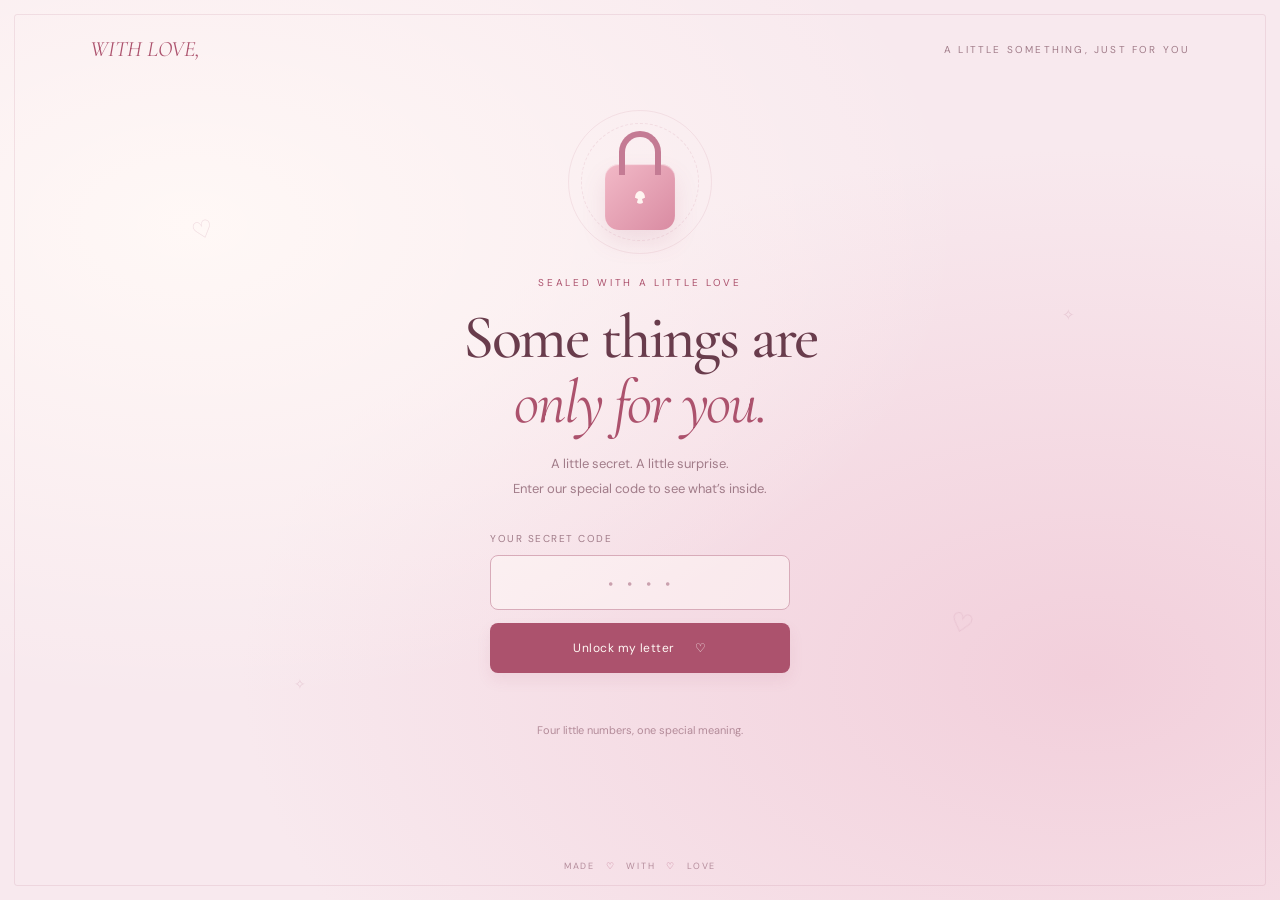
<file: index.html>
<!doctype html>
<html lang="en">
<head>
  <meta charset="UTF-8">
  <meta name="viewport" content="width=device-width, initial-scale=1">
  <meta name="theme-color" content="#f8e6eb">
  <title>Letter for Neo ♡</title>

  <link rel="stylesheet" href="mails/assets/css/styles.css?v=15">
  <script defer src="mails/assets/js/shared.js?v=11"></script>
  <script defer src="mails/assets/js/lock.js?v=11"></script>
</head>
<body>
<header class="topbar">
  <span class="brand">with love,</span>
  <span>A little something, just for you</span>
</header>
<span aria-hidden="true" class="ornament o1">♡</span>
<span aria-hidden="true" class="ornament o2">✧</span>
<span aria-hidden="true" class="ornament o3">✧</span>
<span aria-hidden="true" class="ornament o4">♡</span>
<main>
  <section class="screen" id="lock-screen" aria-labelledby="lock-title">
    <div class="lock-wrap" aria-hidden="true">
      <div class="halo">
      </div>
      <div class="lock">
        <div class="shackle">
        </div>
        <div class="keyhole">
        </div>
      </div>
    </div>
    <p class="eyebrow">Sealed with a little love</p>
    <h1 id="lock-title">Some things are<br>
      <em>only for you.</em>
    </h1>
    <p class="subtitle">A little secret. A little surprise.<br>Enter our special code to see what’s inside.</p>
    <form id="unlock-form">
      <label for="password" class="input-label">Your secret code</label>
      <input id="password" type="password" inputmode="numeric" pattern="[0-9]{4}" maxlength="4" placeholder="••••" autocomplete="off" required aria-describedby="error">
      <button class="primary" type="submit">Unlock my letter <span aria-hidden="true">♡</span>
    </button>
    <p class="error" id="error" role="status" aria-live="polite">
    </p>
  </form>
  <p class="hint">Four little numbers, one special meaning.</p>
</section>
</main>
<footer class="footer">Made <span>♡</span> with <span>♡</span> love </footer>
  <noscript>Please enable JavaScript to open your letter.</noscript>
</body>
</html>
</file>
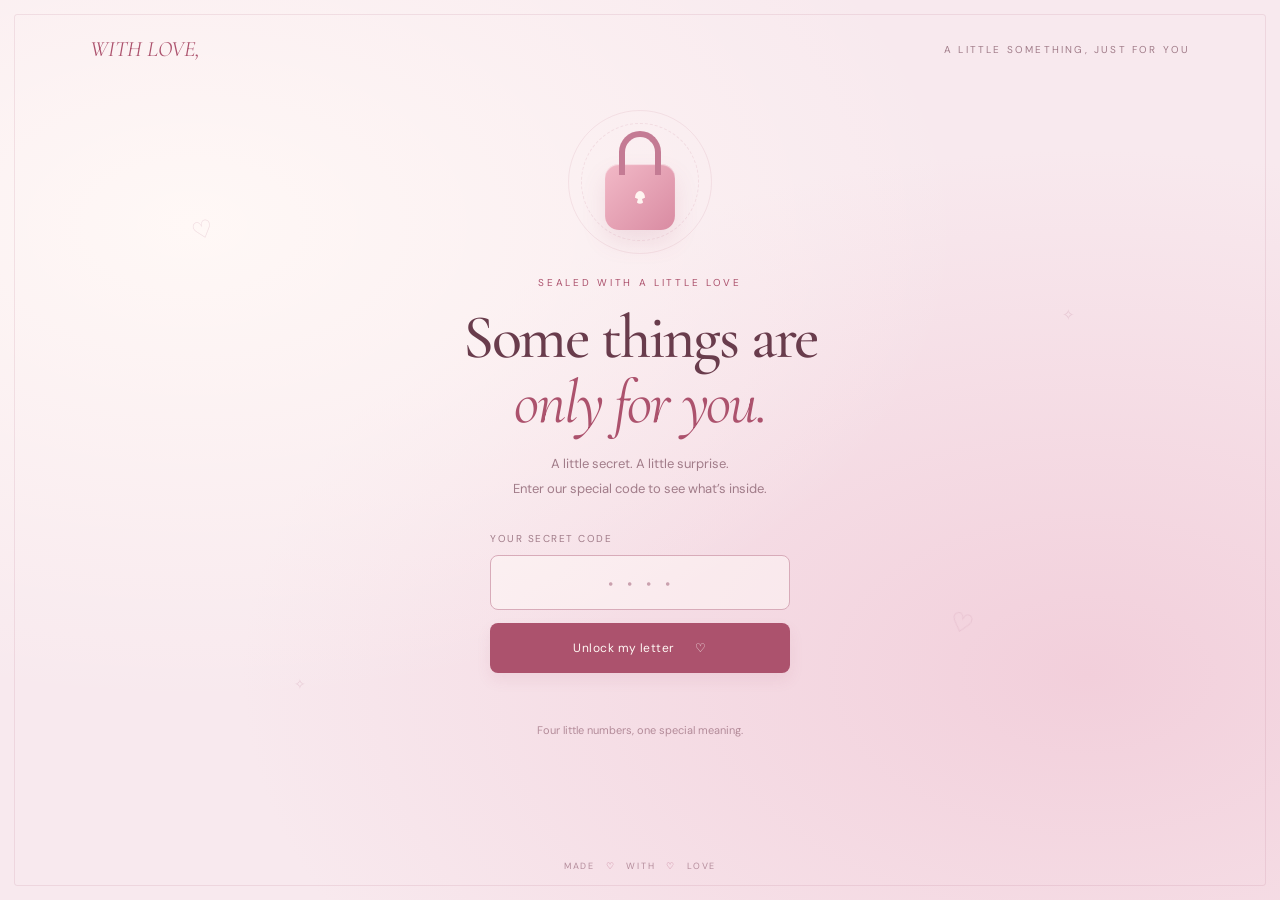
<file: mails/birthday-neo.html>
<!doctype html>
<html lang="en">
<head>
  <meta charset="UTF-8">
  <meta name="viewport" content="width=device-width, initial-scale=1">
  <meta name="theme-color" content="#f8e6eb">
  <title>Letter for Neo ♡</title>

  <link rel="stylesheet" href="assets/css/styles.css?v=15">
  <script defer src="assets/js/shared.js?v=11"></script>
  <script defer src="assets/js/letter.js?v=9"></script>
</head>
<body>
<header class="topbar">
  <span class="brand">with love,</span>
  <span>A little something, just for you</span>
</header>
<span aria-hidden="true" class="ornament o1">♡</span>
<span aria-hidden="true" class="ornament o2">✧</span>
<span aria-hidden="true" class="ornament o3">✧</span>
<span aria-hidden="true" class="ornament o4">♡</span>
<main>
  <section class="screen letter-screen" id="letter-screen" hidden aria-labelledby="envelope-title">
<section class="screen" id="letter-animation" hidden aria-labelledby="envelope-title">
    <p class="eyebrow">A special delivery</p>
    <h1 id="envelope-title" tabindex="-1">You have <em>my heart.</em>
  </h1>
  <p class="subtitle">And a letter waiting to be opened.</p>
  <div class="envelope-stage" aria-hidden="true">
    <div class="envelope">
      <div class="envelope-back">
      </div>
      <div class="mini-letter">Just for you.</div>
      <div class="envelope-front">
      </div>
      <div class="flap">
      </div>
      <div class="seal">♡</div>
    </div>
  </div>
  <p class="hint" role="status">Opening your little surprise…</p>
</section>
    <div id="letter-reader" class="letter-reader" hidden>
    <button type="button" class="text-button" id="back-to-letters">&larr; Back to letters</button>
    <article class="letter">
      <div class="letter-date">
        <span id="letter-category">A birthday letter</span>
        <time id="letter-created" datetime="2026-11-16">November 16, 2026</time>
        <span>Just for you ♡</span>
      </div>
      <h2 id="letter-title" tabindex="-1">HAPPY BIRTHDAY NEO</h2>
      <div id="letter-body" class="letter-body">Hi, baby! Happy birthday!

I'm so thankful for your life because it brought you into mine and gave me the chance to court you. Keep being the blessing you are, not only to me but to everyone around us. I like everything about you, and I pray that our bond continues to grow stronger as we walk this path together.

Always remember that I'm here for you. I'll always be just one call away, baby. I'm not only your suitor—I'm your best friend, too, and you can share anything with me. Opening up to me will never make you a burden. I'm always ready to listen to your stories and whatever is on your heart.

I pray for blessings upon you and your family. I like you, Neo. Have a wonderful day!</div>
      <footer class="signature">i love you always<br>
        <span>-liam lei</span>
      </footer>
      <div class="letter-heart" aria-hidden="true">♡</div>
    </article>
    </div>
    <div id="letter-actions" hidden>
      <button type="button" class="text-button" id="replay">Open the letter again</button>
      <button type="button" class="text-button" id="back-to-message-lists">Back to message lists</button>
    </div>
  </section>
</main>
<footer class="footer">Made <span>♡</span> with <span>♡</span> love </footer>
  <noscript>Please enable JavaScript to open your letter.</noscript>
</body>
</html>
</file>
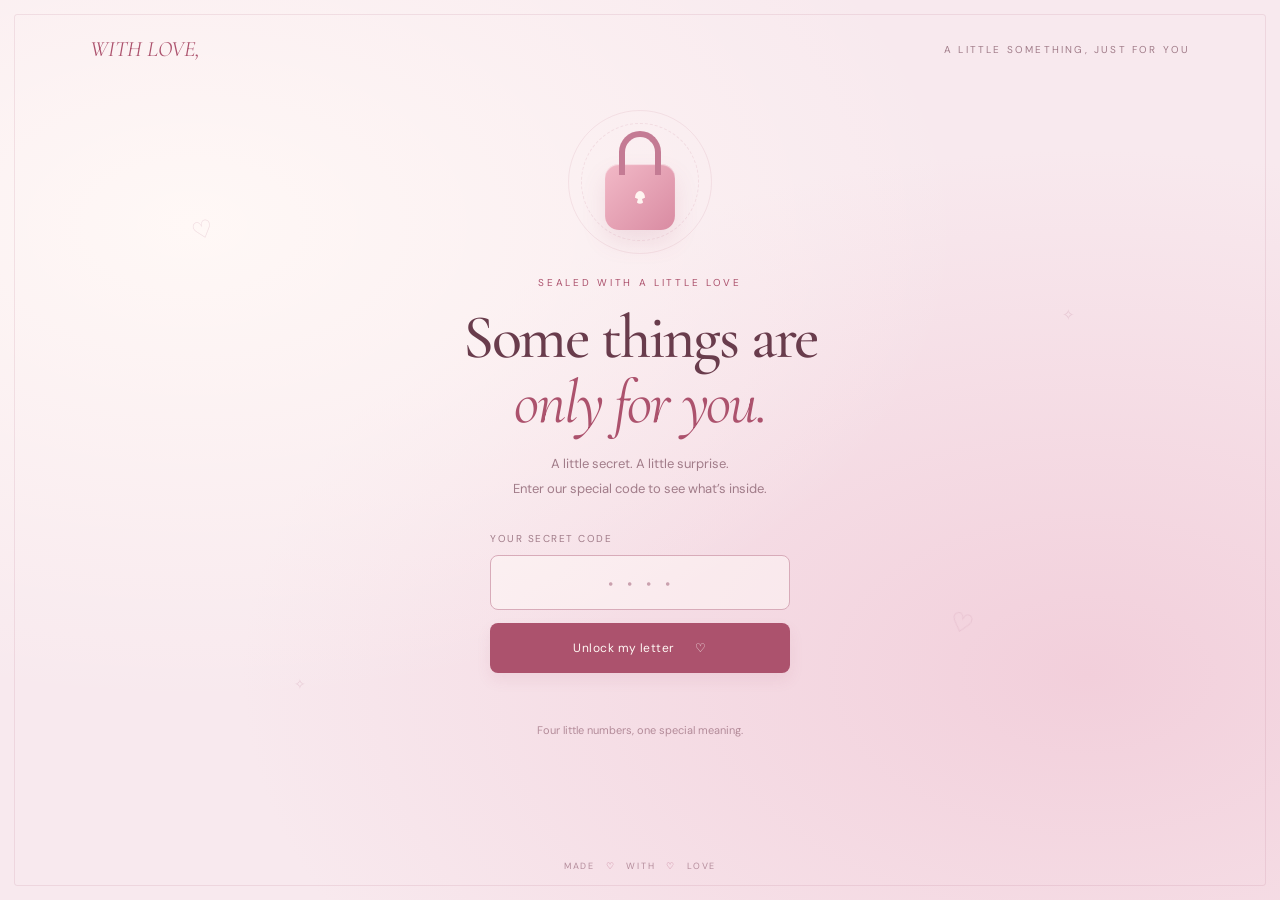
<file: mails/envelope.html>
<!doctype html>
<html lang="en">
<head>
  <meta charset="UTF-8">
  <meta name="viewport" content="width=device-width, initial-scale=1">
  <meta name="theme-color" content="#f8e6eb">
  <title>Letter for Neo ♡</title>

  <link rel="stylesheet" href="assets/css/styles.css?v=15">
  <script defer src="assets/js/shared.js?v=11"></script>
  <script defer src="assets/js/envelope.js"></script>
</head>
<body>
<header class="topbar">
  <span class="brand">with love,</span>
  <span>A little something, just for you</span>
</header>
<span aria-hidden="true" class="ornament o1">♡</span>
<span aria-hidden="true" class="ornament o2">✧</span>
<span aria-hidden="true" class="ornament o3">✧</span>
<span aria-hidden="true" class="ornament o4">♡</span>
<main>
  <section class="screen" id="envelope-screen" aria-labelledby="envelope-title">
    <p class="eyebrow">A special delivery</p>
    <h1 id="envelope-title" tabindex="-1">You have <em>my heart.</em>
  </h1>
  <p class="subtitle">And a letter waiting to be opened.</p>
  <div class="envelope-stage" aria-hidden="true">
    <div class="envelope">
      <div class="envelope-back">
      </div>
      <div class="mini-letter">Just for you.</div>
      <div class="envelope-front">
      </div>
      <div class="flap">
      </div>
      <div class="seal">♡</div>
    </div>
  </div>
  <p class="hint" role="status">Opening your little surprise…</p>
</section>
</main>
<footer class="footer">Made <span>♡</span> with <span>♡</span> love </footer>
  <noscript>Please enable JavaScript to open your letter.</noscript>
</body>
</html>
</file>
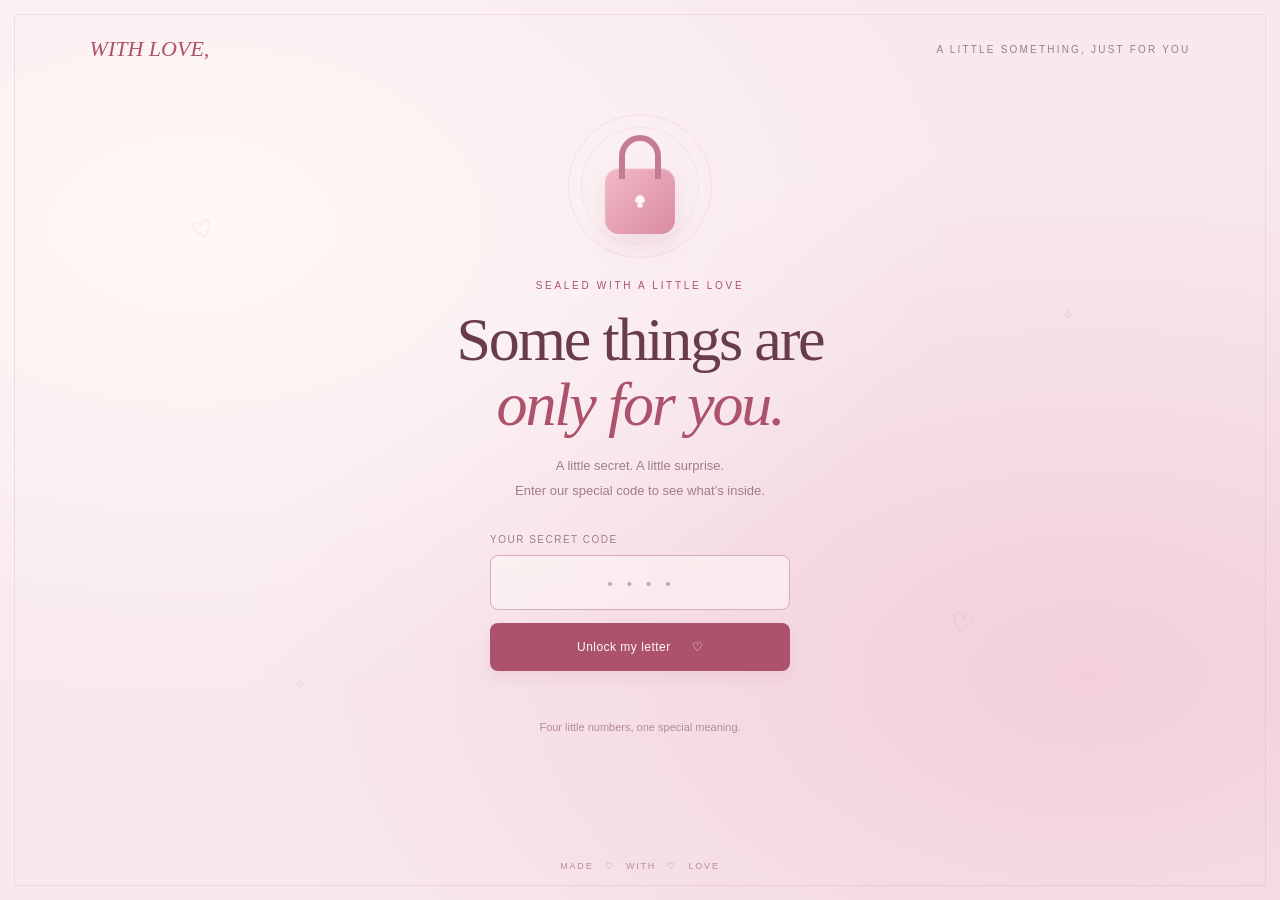
<file: mails/letter.html>
<!doctype html>
<html lang="en">
<head>
  <meta charset="UTF-8">
  <meta name="viewport" content="width=device-width, initial-scale=1">
  <meta http-equiv="refresh" content="0;url=letters.html">
  <title>Letters for you</title>
</head>
<body><a href="letters.html">Go to your letters</a></body>
</html>
</file>
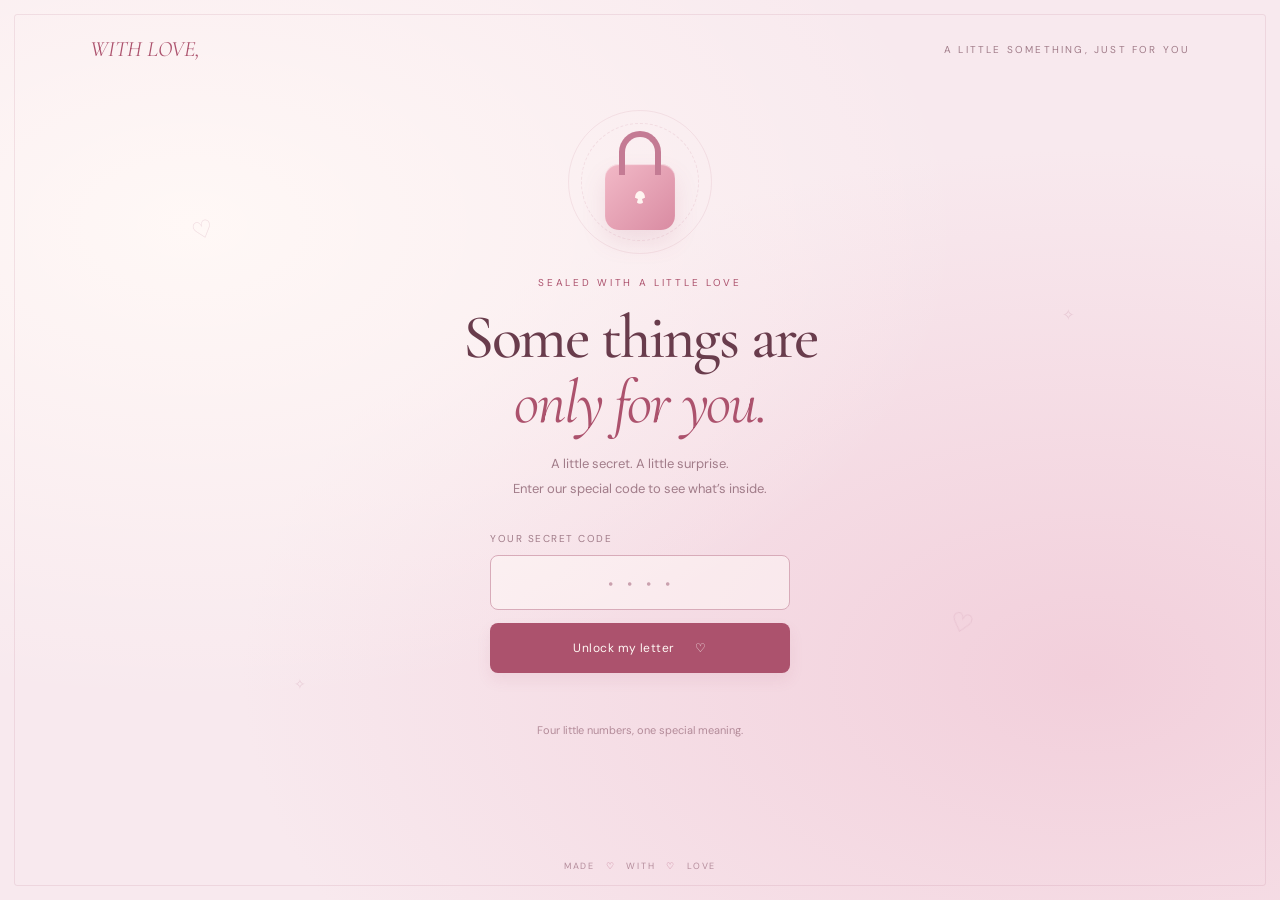
<file: mails/letters.html>
<!doctype html>
<html lang="en">
<head>
  <meta charset="UTF-8">
  <meta name="viewport" content="width=device-width, initial-scale=1">
  <meta name="theme-color" content="#f8e6eb">
  <title>Letter for Neo ♡</title>

  <link rel="stylesheet" href="assets/css/styles.css?v=15">
  <script defer src="assets/js/shared.js?v=11"></script>
  <script defer src="assets/js/letter-content.js?v=14"></script>
  <script defer src="assets/js/letters.js?v=8"></script>
</head>
<body>
<header class="topbar">
  <span class="brand">with love,</span>
  <span>A little something, just for you</span>
</header>
<span aria-hidden="true" class="ornament o1">♡</span>
<span aria-hidden="true" class="ornament o2">✧</span>
<span aria-hidden="true" class="ornament o3">✧</span>
<span aria-hidden="true" class="ornament o4">♡</span>
<main>
  <section class="screen letter-screen" id="letter-library" hidden aria-labelledby="library-title">
    <p class="eyebrow">Little pieces of my heart</p>
    <h1 id="library-title" tabindex="-1">Letters <em>for you.</em></h1>
    <p class="subtitle" id="library-intro">Pick a little letter. Each one is yours.</p>
    <div id="letter-cards" class="letter-cards" aria-label="Choose a letter"></div>
    <button type="button" class="text-button" id="relock">Lock with love ?</button>
  </section>
</main>
<footer class="footer">Made <span>♡</span> with <span>♡</span> love </footer>
  <noscript>Please enable JavaScript to open your letter.</noscript>
</body>
</html>
</file>
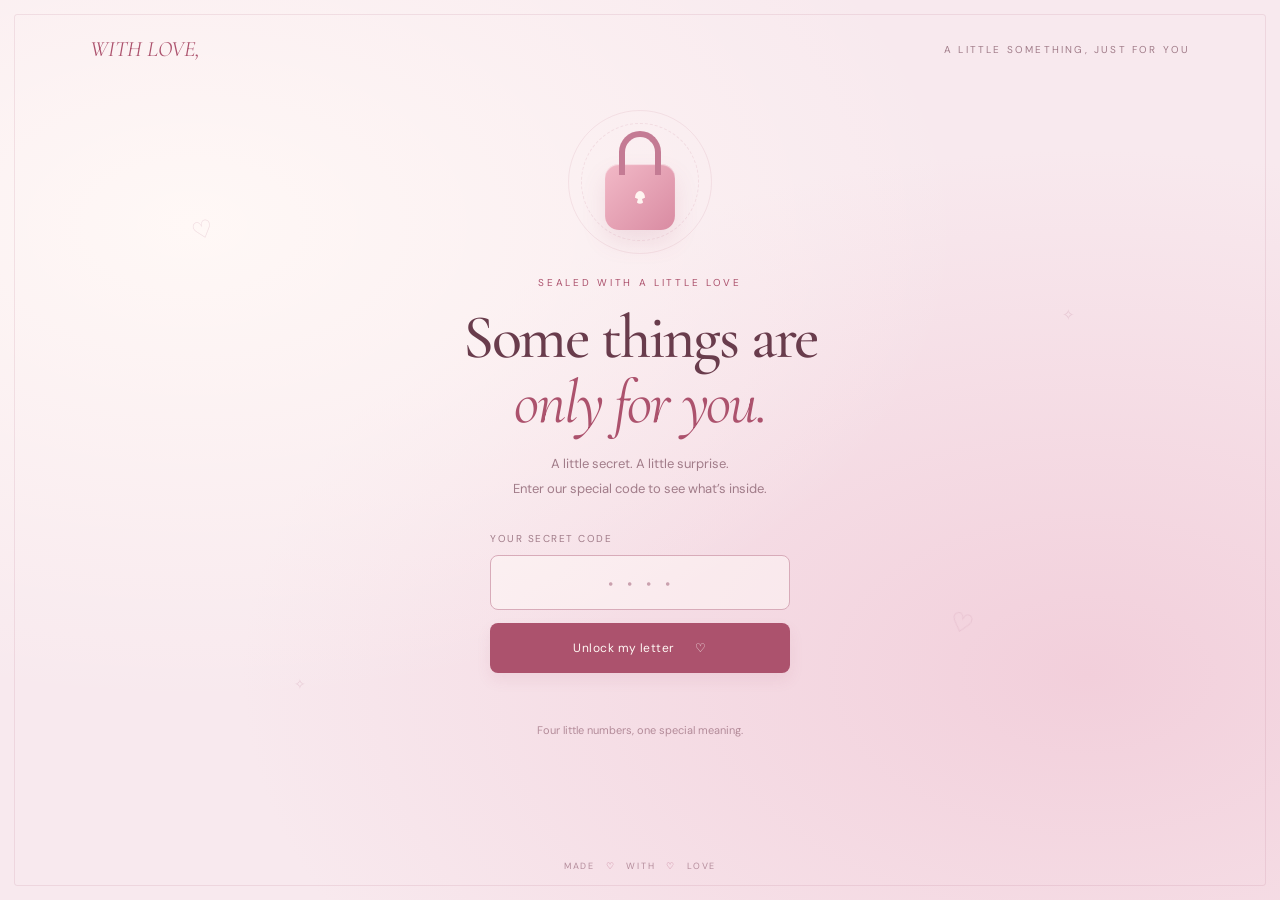
<file: mails/random-message-001.html>
<!doctype html>
<html lang="en">
<head>
  <meta charset="UTF-8">
  <meta name="viewport" content="width=device-width, initial-scale=1">
  <meta name="theme-color" content="#f8e6eb">
  <title>Random Message 001 - Letter for Neo</title>

  <link rel="stylesheet" href="assets/css/styles.css?v=15">
  <script defer src="assets/js/shared.js?v=11"></script>
  <script defer src="assets/js/letter.js?v=9"></script>
</head>
<body>
<header class="topbar">
  <span class="brand">with love,</span>
  <span>A little something, just for you</span>
</header>
<span aria-hidden="true" class="ornament o1">♡</span>
<span aria-hidden="true" class="ornament o2">✧</span>
<span aria-hidden="true" class="ornament o3">✧</span>
<span aria-hidden="true" class="ornament o4">♡</span>
<main>
  <section class="screen letter-screen" id="letter-screen" hidden aria-labelledby="envelope-title">
<section class="screen" id="letter-animation" hidden aria-labelledby="envelope-title">
    <p class="eyebrow">A special delivery</p>
    <h1 id="envelope-title" tabindex="-1">You have <em>my heart.</em>
  </h1>
  <p class="subtitle">And a letter waiting to be opened.</p>
  <div class="envelope-stage" aria-hidden="true">
    <div class="envelope">
      <div class="envelope-back">
      </div>
      <div class="mini-letter">Just for you.</div>
      <div class="envelope-front">
      </div>
      <div class="flap">
      </div>
      <div class="seal">♡</div>
    </div>
  </div>
  <p class="hint" role="status">Opening your little surprise…</p>
</section>
    <div id="letter-reader" class="letter-reader" hidden>
    <button type="button" class="text-button" id="back-to-letters">&larr; Back to letters</button>
    <article class="letter">
      <div class="letter-date">
        <span id="letter-category">A random message</span>
        <time id="letter-created" datetime="2026-11-20">November 20, 2026</time>
        <span>Just for you ♡</span>
      </div>
      <h2 id="letter-title" tabindex="-1">Random Message 001</h2>
      <div id="letter-body" class="letter-body">Hi, baby! I know today has been exhausting, but keep going, okay? Don't forget that I'm here with you through all your ups and downs. I'll never get tired of making an effort to help ease your worries or comfort you when you're stressed.

I'll always be your number one supporter in everything you do. Remember, I'm only one call away. Just pick a day, and I'll make time to be with you.</div>
      <footer class="signature">i love you always<br>
        <span>-liam lei</span>
      </footer>
      <div class="letter-heart" aria-hidden="true">♡</div>
    </article>
    </div>
    <div id="letter-actions" hidden>
      <button type="button" class="text-button" id="replay">Open the letter again</button>
      <button type="button" class="text-button" id="back-to-message-lists">Back to message lists</button>
    </div>
  </section>
</main>
<footer class="footer">Made <span>♡</span> with <span>♡</span> love </footer>
  <noscript>Please enable JavaScript to open your letter.</noscript>
</body>
</html>
</file>
<file: mails/assets/css/styles.css>
@import url('https://fonts.googleapis.com/css2?family=Cormorant+Garamond:ital,wght@0,400;0,500;0,600;1,400;1,500&family=DM+Sans:wght@400;500;600&display=swap');
:root {
  --rose:#ac526d;
  --ink:#693c4c;
  --muted:#a17c89;
  --paper:#fffaf4;
  --pink:#e8a5b7
}

* {
  box-sizing:border-box
}

body {
  margin:0;
  min-height:100svh;
  color:var(--ink);
  font-family:'DM Sans',sans-serif;
  background:#f8e9ee;
  background-image:radial-gradient(ellipse at 15% 25%,#fff8f6 0,transparent 50%),radial-gradient(ellipse at 85% 75%,#f2cfdb 0,transparent 55%)
}

body:before {
  content:'';
  position:fixed;
  inset:14px;
  border:1px solid #b66c8626;
  pointer-events:none;
  border-radius:3px
}

button,input {
  font:inherit
}

button {
  cursor:pointer
}

button:focus-visible,input:focus-visible {
  outline:3px solid #b96a88;
  outline-offset:5px
}

[hidden] {
  display:none!important
}

.topbar {
  position:absolute;
  top:36px;
  left:7%;
  right:7%;
  display:flex;
  justify-content:space-between;
  align-items:center;
  font-size:10px;
  letter-spacing:.22em;
  text-transform:uppercase;
  color:var(--muted)
}

.brand {
  font-family:'Cormorant Garamond',Georgia,serif;
  font-size:22px;
  letter-spacing:0;
  font-style:italic;
  color:var(--rose)
}

main {
  min-height:100svh;
  display:grid;
  place-items:center;
  padding:110px 24px 90px
}

.screen {
  text-align:center;
  width:min(100%,560px)
}

.eyebrow {
  font-size:10px;
  letter-spacing:.27em;
  text-transform:uppercase;
  color:var(--rose);
  margin:24px 0 16px
}

h1 {
  font-family:'Cormorant Garamond',Georgia,serif;
  font-weight:500;
  font-size:clamp(42px,7vw,62px);
  line-height:1.05;
  margin:0 0 17px;
  letter-spacing:-.035em
}

h1 em {
  font-weight:400;
  color:var(--rose)
}

.subtitle {
  color:var(--muted);
  font-size:13px;
  line-height:1.9;
  margin:0 auto 30px
}

.lock-wrap {
  height:140px;
  display:grid;
  place-items:center;
  position:relative
}

.halo {
  position:absolute;
  width:144px;
  height:144px;
  border:1px solid #cf93a52d;
  border-radius:50%
}

.halo:before {
  content:'';
  position:absolute;
  inset:12px;
  border:1px dashed #cf93a533;
  border-radius:50%
}

.lock {
  position:relative;
  width:70px;
  height:66px;
  margin-top:30px;
  border-radius:14px;
  background:linear-gradient(135deg,#f2b9c7,#d98ba2);
  box-shadow:0 12px 25px #a7547321,inset 0 1px 1px #fff9;
  display:grid;
  place-items:center
}

.shackle {
  position:absolute;
  width:42px;
  height:44px;
  border:6px solid #c47b94;
  border-bottom:0;
  top:-33px;
  border-radius:25px 25px 0 0;
  left:14px;
  transform-origin:5px 34px;
  transition:transform .6s
}

.keyhole {
  width:10px;
  height:13px;
  background:#fff5f1;
  clip-path:polygon(0 0,100% 0,100% 55%,70% 65%,85% 100%,15% 100%,30% 65%,0 55%);
  border-radius:50%
}

.unlocked .shackle {
  transform:translateY(-7px) rotate(-28deg)
}

form {
  width:min(100%,300px);
  margin:auto
}

.input-label {
  display:block;
  text-align:left;
  margin:0 0 10px;
  font-size:10px;
  letter-spacing:.15em;
  text-transform:uppercase;
  color:var(--muted)
}

input {
  width:100%;
  height:55px;
  border:1px solid #d8abb9;
  border-radius:8px;
  text-align:center;
  letter-spacing:.7em;
  padding-left:.7em;
  background:#fffaf780;
  color:var(--ink);
  font-size:20px
}

input::placeholder {
  font-size:15px;
  color:#caa1ae
}

.primary {
  border:0;
  border-radius:8px;
  background:var(--rose);
  color:#fff8f4;
  width:100%;
  padding:17px 24px;
  margin-top:13px;
  font-size:12px;
  letter-spacing:.04em;
  box-shadow:0 7px 15px #9e496516;
  transition:background .2s,transform .2s
}

.primary:hover {
  background:#91445e;
  transform:translateY(-2px)
}

.primary span {
  margin-left:17px
}

.hint {
  font-size:11px;
  color:#b38b99;
  margin-top:20px
}

.error {
  min-height:20px;
  font-size:12px;
  color:#a34364;
  margin:10px 0 0
}

.shake {
  animation:shake .35s
}

.leaving {
  animation:fadeOut .65s forwards
}

.entering {
  animation:fadeIn .7s both
}

.ornament {
  position:fixed;
  pointer-events:none;
  color:#bd7b953d;
  font-family:Georgia,serif
}

.o1 {
  top:24%;
  left:15%;
  font-size:24px;
  transform:rotate(-18deg)
}

.o2 {
  top:34%;
  right:16%;
  font-size:15px
}

.o3 {
  bottom:23%;
  left:23%;
  font-size:14px
}

.o4 {
  bottom:29%;
  right:24%;
  font-size:26px;
  transform:rotate(15deg)
}

.footer {
  position:fixed;
  bottom:30px;
  left:0;
  right:0;
  text-align:center;
  font-size:9px;
  letter-spacing:.2em;
  color:#b48c9b;
  text-transform:uppercase
}

.footer span {
  color:#b96786;
  margin:0 7px
}

.envelope-stage {
  width:300px;
  height:250px;
  margin:55px auto 15px;
  position:relative;
  perspective:1000px
}

.envelope {
  position:absolute;
  bottom:0;
  width:300px;
  height:190px;
  background:#d58da5;
  border-radius:6px;
  box-shadow:0 18px 45px #9b567e26
}

.envelope-back {
  position:absolute;
  inset:0;
  background:#d591a7;
  border-radius:6px
}

.mini-letter {
  position:absolute;
  width:260px;
  height:160px;
  background:var(--paper);
  left:20px;
  bottom:12px;
  border-radius:4px;
  padding:27px;
  color:var(--rose);
  font-family:'Cormorant Garamond',Georgia,serif;
  font-size:21px;
  transition:transform 1s .65s,opacity .4s 1.5s
}

.mini-letter:after {
  content:'♡';
  display:block;
  margin-top:15px
}

.envelope-front {
  position:absolute;
  inset:0;
  background:linear-gradient(150deg,#f2c0ce,#e8a9bd);
  clip-path:polygon(0 0,50% 56%,100% 0,100% 100%,0 100%);
  border-radius:0 0 6px 6px
}

.flap {
  position:absolute;
  inset:0;
  background:#edb4c6;
  clip-path:polygon(0 0,100% 0,50% 58%);
  transform-origin:top;
  transition:transform .7s,z-index 0s .35s;
  z-index:3
}

.seal {
  position:absolute;
  top:87px;
  left:132px;
  width:36px;
  height:36px;
  border-radius:50%;
  background:#b7607d;
  box-shadow:0 2px 5px #8e3c5c20;
  color:#fff1f4;
  display:grid;
  place-items:center;
  font-size:20px;
  z-index:4;
  transition:opacity .25s
}

.opening .flap {
  transform:rotateX(180deg);
  z-index:0
}

.opening .mini-letter {
  transform:translateY(-125px);
  opacity:0
}

.opening .seal {
  opacity:0
}

.letter-screen {
  width:min(100%,660px);
  padding-top:10px
}

.letter {
  background:var(--paper);
  border:1px solid #d9b2b55e;
  padding:clamp(30px,6vw,64px);
  position:relative;
  box-shadow:0 20px 70px #a7637b12;
  text-align:left;
  transform:none
}

.letter:before {
  content:'';
  position:absolute;
  inset:10px;
  border:1px solid #dcb8b64d;
  pointer-events:none
}

.letter-date {
  font-size:9px;
  text-transform:uppercase;
  letter-spacing:.23em;
  color:var(--muted);
  display:flex;
  justify-content:space-between;
  margin-bottom:36px
}

.letter h2 {
  font-family:'Cormorant Garamond',Georgia,serif;
  font-size:clamp(28px,5vw,41px);
  font-weight:600;
  line-height:1.2;
  margin:0 0 30px;
  color:var(--rose)
}

.letter-body {
  font-family:'Cormorant Garamond',Georgia,serif;
  font-size:22px;
  line-height:1.8;
  white-space:pre-line;
  min-height:130px;
  overflow-wrap:anywhere
}

.signature {
  margin-top:35px;
  font-family:'Cormorant Garamond',Georgia,serif;
  font-style:italic;
  font-size:25px;
  line-height:1.55
}

.signature span {
  font-size:21px
}

.letter-heart {
  text-align:center;
  color:#c18295;
  margin-top:30px;
  font-size:22px
}

.text-button {
  background:none;
  border:0;
  color:var(--rose);
  font-size:11px;
  padding:15px;
  margin-top:16px
}

.text-button:hover {
  text-decoration:underline
}

@keyframes fadeOut {
  to {
    opacity:0;
    transform:translateY(-12px)
  }

}

@keyframes fadeIn {
  from {
    opacity:0;
    transform:translateY(20px)
  }

  to {
    opacity:1;
    transform:translateY(0)
  }

}

@keyframes shake {
  25%,75% {
    transform:translateX(-5px)
  }

  50% {
    transform:translateX(5px)
  }

}

@media(max-width:500px) {
  .topbar {
    top:30px;
    left:9%;
    right:9%
  }

  .topbar>span:last-child {
    font-size:8px
  }

  .o1 {
    left:7%
  }

  .o2 {
    right:8%
  }

  .footer {
    bottom:23px
  }

  .letter {
    transform:none
  }

  .letter-screen {
    padding-top:0
  }

  .envelope-stage {
    transform:scale(.88);
    margin-top:25px
  }

  main {
    padding-top:105px
  }

  .letter-body {
    font-size:20px
  }

}

@media(prefers-reduced-motion:reduce) {
  *,*:before,*:after {
    animation-duration:.01ms!important;
    transition-duration:.01ms!important;
    transition-delay:0s!important
  }

}


/* Centered letter collection; messages appear only after selection. */
.letter-library { text-align: center; }
.letter-cards {
  display: grid;
  grid-template-columns: repeat(auto-fit, minmax(min(100%, 250px), 1fr));
  gap: 20px;
  margin: 30px auto;
  max-width: 660px;
}
.letter-card {
  width: 100%; text-align: left; padding: 30px;
  border: 1px solid #d8abb9; border-radius: 14px;
  background: #fffaf4b3; color: var(--ink);
  box-shadow: 0 10px 30px #a7547310;
  transition: background .2s, transform .2s;
}
.letter-card:hover { transform: translateY(-3px); background: #fffaf4; }
.letter-card span { display: block; }
.card-number { font-size: 9px; letter-spacing: .2em; color: var(--rose); margin-bottom: 20px; }
.card-title { font-family: 'Cormorant Garamond', Georgia, serif; font-size: 30px; line-height: 1.2; margin-bottom: 12px; }
.card-preview { font-size: 12px; line-height: 1.8; color: var(--muted); }
.card-action { font-size: 11px; color: var(--rose); margin-top: 24px; }
#back-to-letters { display: block; margin: 0 0 14px; }
.visually-hidden { position: absolute; width: 1px; height: 1px; padding: 0; margin: -1px; overflow: hidden; clip-path: inset(50%); white-space: nowrap; border: 0; }

/* Creation dates wrap gently within the original paper heading. */
.letter-date { flex-wrap: wrap; gap: 10px; }
#letter-created { flex-basis: 100%; font-size: 10px; letter-spacing: .1em; }
.card-date { display: block; color: var(--rose); font-size: 11px; margin: 0 0 14px; }

/* Cards are real links to their own letter pages. */
a.letter-card { display: block; text-decoration: none; }

/* Programmatic heading focus announces the view without a visible box. */
#letter-title:focus,
#envelope-title:focus,
#library-title:focus {
  outline: none;
}

/* Consistent alignment for reading, cards, and the opening envelope. */
body { display: flex; flex-direction: column; }
main { flex: 1; min-height: calc(100svh - 64px); width: 100%; }
.screen { min-width: 0; margin-inline: auto; }
.letter-reader { width: 100%; min-width: 0; }
.letter-date {
  display: grid;
  grid-template-columns: minmax(0, 1fr) auto;
  align-items: start;
  gap: 10px 16px;
  line-height: 1.6;
}
#letter-category { grid-column: 1; grid-row: 1; }
.letter-date > span:last-child { grid-column: 2; grid-row: 1; text-align: right; }
#letter-created { grid-column: 1 / -1; grid-row: 2; }
.letter-body { text-align: left; }
.letter h2 { overflow-wrap: anywhere; }
#letter-actions {
  display: flex; flex-wrap: wrap; justify-content: center; align-items: center;
  gap: 4px 12px; margin-top: 16px;
}
#letter-actions .text-button { margin-top: 0; }
#letter-animation { margin-inline: auto; }
.envelope-stage { max-width: 100%; margin-inline: auto; }
.letter-card { display: flex !important; flex-direction: column; height: 100%; }
.card-action { margin-top: auto; padding-top: 24px; }
a:focus-visible { outline: 3px solid #b96a88; outline-offset: 5px; }
.footer {
  position: static; padding: 18px 24px 26px; line-height: 1.8;
  width: 100%; margin-top: auto;
}
@media (max-width: 500px) {
  .topbar { gap: 16px; }
  .topbar > span:last-child { max-width: 170px; text-align: right; line-height: 1.7; }
  main { padding-inline: 20px; padding-bottom: 36px; }
  .letter { padding: 34px 26px; }
  .letter-date { gap: 8px; font-size: 8px; letter-spacing: .12em; }
  .envelope-stage { width: 260px; }
  .envelope { left: 50%; transform: translateX(-50%); }
}
</file>
